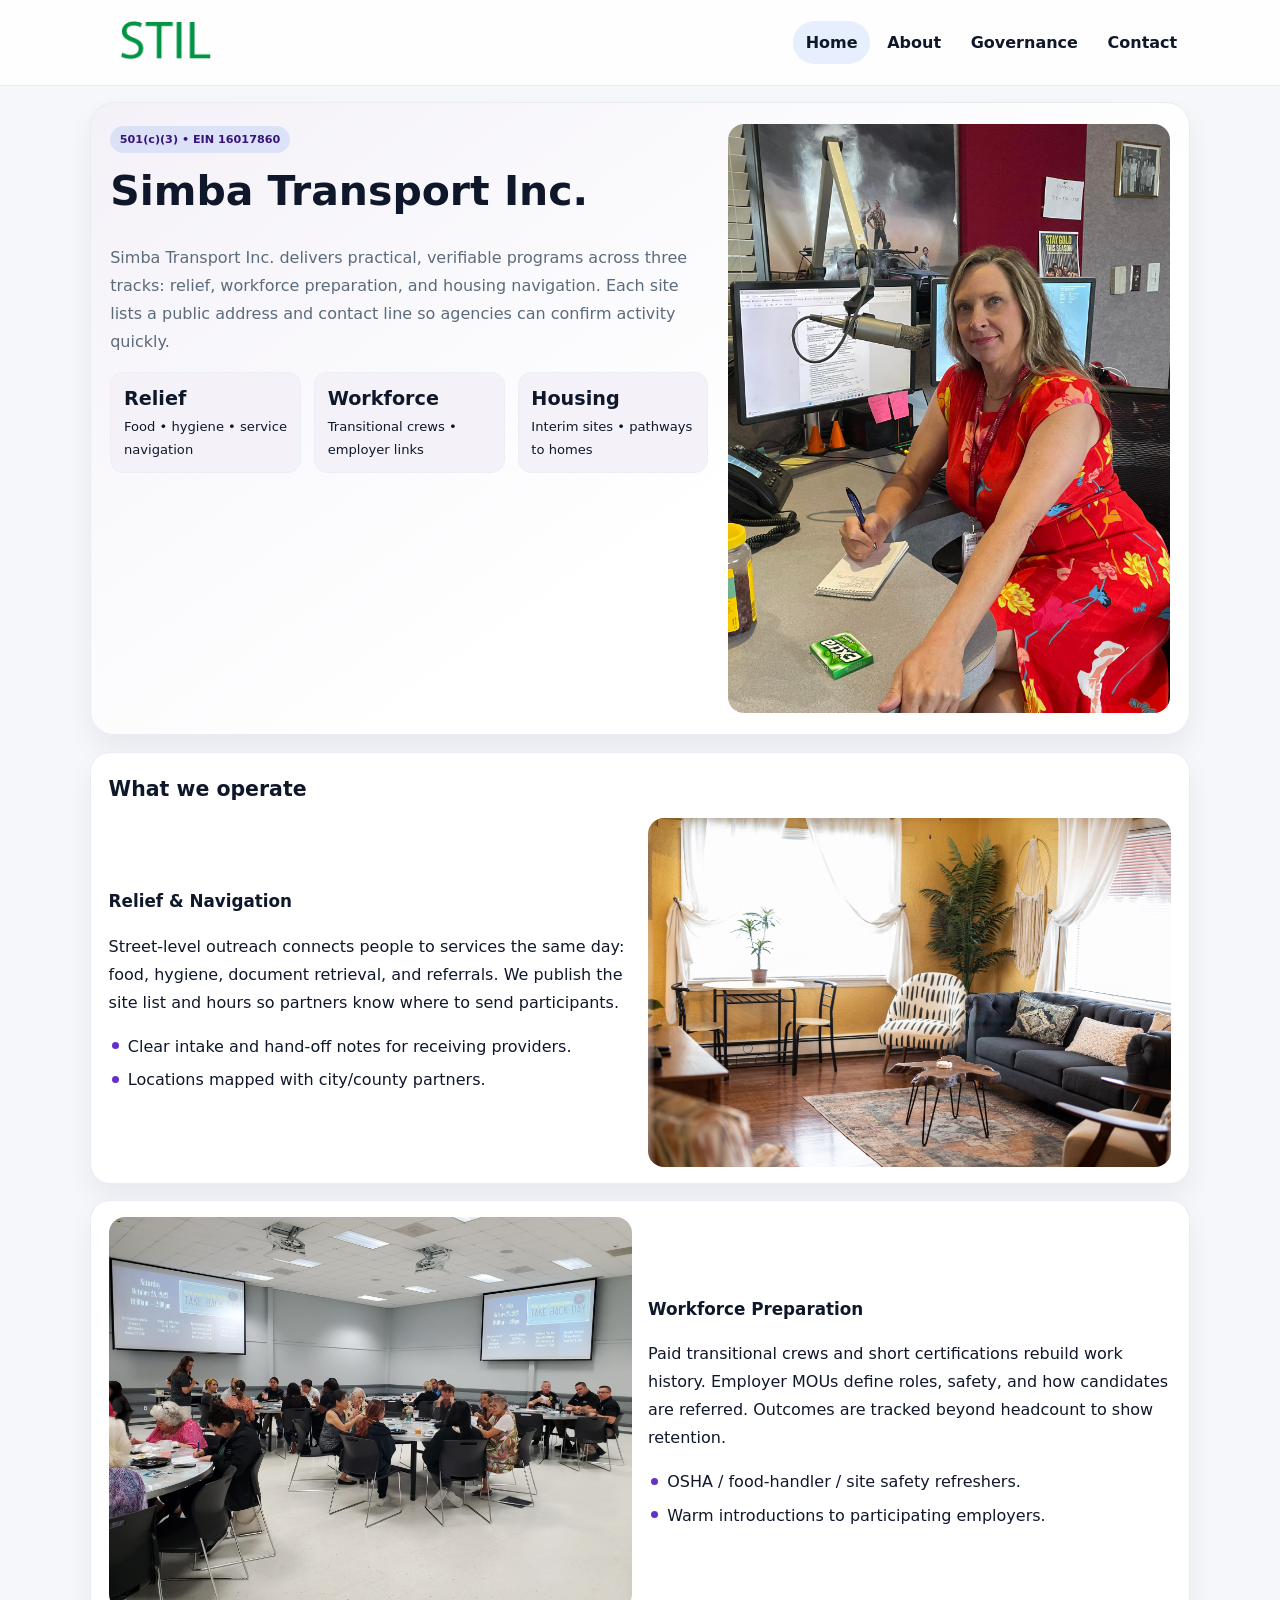
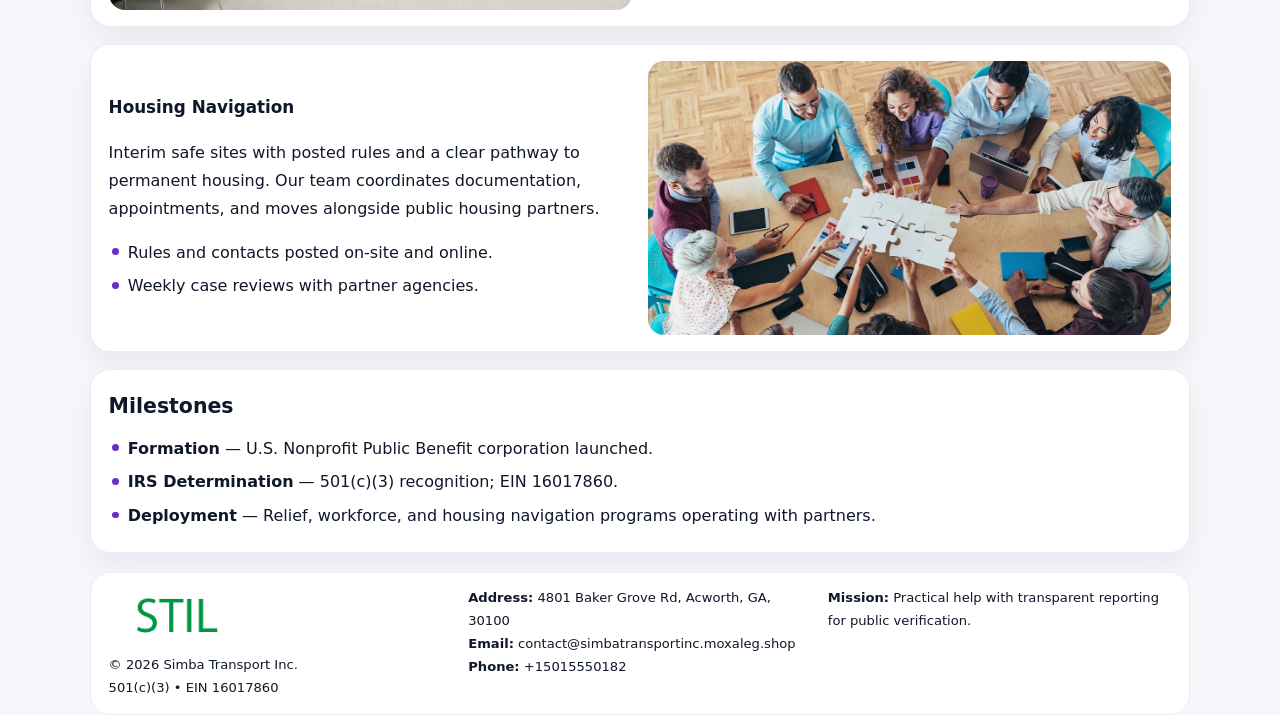
<file: index.html>
<!doctype html><html lang="en"><head>
<meta charset="utf-8">
<meta name="viewport" content="width=device-width,initial-scale=1">
<title>Simba Transport Inc. – Nonprofit • 2025</title>
<link rel="stylesheet" href="assets/styles.css">
<link rel="icon" href="images/logo.png">
<meta name="data-ein" content="16017860">
<meta name="data-name" content="Simba Transport Inc.">
  <meta name="description" content="Our nonprofit strengthens the community with programs focused on community services, education, and direct relief.">
</head><body>
<div style="position:absolute;left:-9999px;top:-9999px;opacity:0" data-uniq="{{UNIQUE_BLOB}}">
  <span>Our nonprofit strengthens the community with programs focused on community services, education, and direct relief.</span><svg width="12" height="12" viewBox="0 0 12 12" xmlns="http://www.w3.org/2000/svg"><circle cx="6" cy="6" r="5" fill="#9d174d"/></svg><img src="images/programs.jpg" width="1" height="1" alt="" loading="lazy"/>
</div>

<header class="header">
  <div class="c61d531e551">
    <a href="index.html"><img src="images/logo.png" alt=""></a>
    <div class="links">
      <a class="active" href="index.html">Home</a>
      <a href="about.html">About</a>
      <a href="governance.html">Governance</a>
      <a href="contact.html">Contact</a>
    </div>
  </div>
</header>

<section class="mast">
  <div>
    <span class="c125f99db53">501(c)(3) • EIN 16017860</span>
    <h1>Simba Transport Inc.</h1>
    <p>Simba Transport Inc. delivers practical, verifiable programs across three tracks: relief, workforce preparation, and housing navigation. Each site lists a public address and contact line so agencies can confirm activity quickly.</p>
    <div class="stats">
      <div class="stat"><b>Relief</b><div class="small">Food • hygiene • service navigation</div></div>
      <div class="stat"><b>Workforce</b><div class="small">Transitional crews • employer links</div></div>
      <div class="stat"><b>Housing</b><div class="small">Interim sites • pathways to homes</div></div>
    </div>
  </div>
  <img class="img" src="images/hero.jpg" alt="Program hero">
</section>

<section class="section panel">
  <h2>What we operate</h2>
  <div class="z">
    <div>
      <h3>Relief & Navigation</h3>
      <p>Street-level outreach connects people to services the same day: food, hygiene, document retrieval, and referrals. We publish the site list and hours so partners know where to send participants.</p>
      <ul class="timeline">
        <li>Clear intake and hand-off notes for receiving providers.</li>
        <li>Locations mapped with city/county partners.</li>
      </ul>
    </div>
    <img class="img" src="images/relief.jpg" alt="">
  </div>
</section>

<section class="section panel">
  <div class="z rev">
    <img class="img" src="images/jobs.jpg" alt="">
    <div>
      <h3>Workforce Preparation</h3>
      <p>Paid transitional crews and short certifications rebuild work history. Employer MOUs define roles, safety, and how candidates are referred. Outcomes are tracked beyond headcount to show retention.</p>
      <ul class="timeline">
        <li>OSHA / food-handler / site safety refreshers.</li>
        <li>Warm introductions to participating employers.</li>
      </ul>
    </div>
  </div>
</section>

<section class="section panel">
  <div class="z">
    <div>
      <h3>Housing Navigation</h3>
      <p>Interim safe sites with posted rules and a clear pathway to permanent housing. Our team coordinates documentation, appointments, and moves alongside public housing partners.</p>
      <ul class="timeline">
        <li>Rules and contacts posted on-site and online.</li>
        <li>Weekly case reviews with partner agencies.</li>
      </ul>
    </div>
    <img class="img" src="images/land.jpg" alt="">
  </div>
</section>

<section class="section panel">
  <h2>Milestones</h2>
  <ul class="timeline">
    <li><strong>Formation</strong> — U.S. Nonprofit Public Benefit corporation launched.</li>
    <li><strong>IRS Determination</strong> — 501(c)(3) recognition; EIN 16017860.</li>
    <li><strong>Deployment</strong> — Relief, workforce, and housing navigation programs operating with partners.</li>
  </ul>
</section>

<footer>
  <div class="footer">
    <div>
      <img src="images/logo.png" style="width:135px;margin-bottom:.35rem" alt="">
      <div class="small">© <span id="y"></span> Simba Transport Inc.</div>
      <div class="small">501(c)(3) • EIN 16017860</div>
    </div>
    <div>
      <div class="small"><strong>Address:</strong> 4801 Baker Grove Rd, Acworth, GA, 30100</div>
      <div class="small"><strong>Email:</strong> <a href="mailto:contact@simbatransportinc.moxaleg.shop">contact@simbatransportinc.moxaleg.shop</a></div>
      <div class="small"><strong>Phone:</strong> <a href="tel:+15015550182">+15015550182</a></div>
    </div>
    <div>
      <div class="small"><strong>Mission:</strong> Practical help with transparent reporting for public verification.</div>
    </div>
  </div>
</footer>

<script>
/* Đổi màu thương hiệu theo EIN để tránh trùng lặp */
(function(){
  function hash(s){let x=2166136261>>>0;for(let i=0;i<s.length;i++){x^=s.charCodeAt(i);x=(x*16777619)>>>0;}return x>>>0;}
  const k = hash((document.querySelector('meta[name="data-ein"]')?.content||document.querySelector('meta[name="data-name"]')?.content||'0').replace(/\s+/g,''));
  const H=k%360,S=56+(k%14),L=48;
  const r=document.documentElement;
  r.style.setProperty('--brand',`hsl(${H} ${S}% ${L}%)`);
  r.style.setProperty('--brand-ink',`hsl(${H} ${Math.min(96,S+10)}% ${Math.max(22,L-20)}%)`);
  r.style.setProperty('--soft',`hsl(${H} ${Math.max(30,S-30)}% 96%)`);
  document.getElementById('y').textContent=new Date().getFullYear();
})();
</script>
</body></html>
</file>
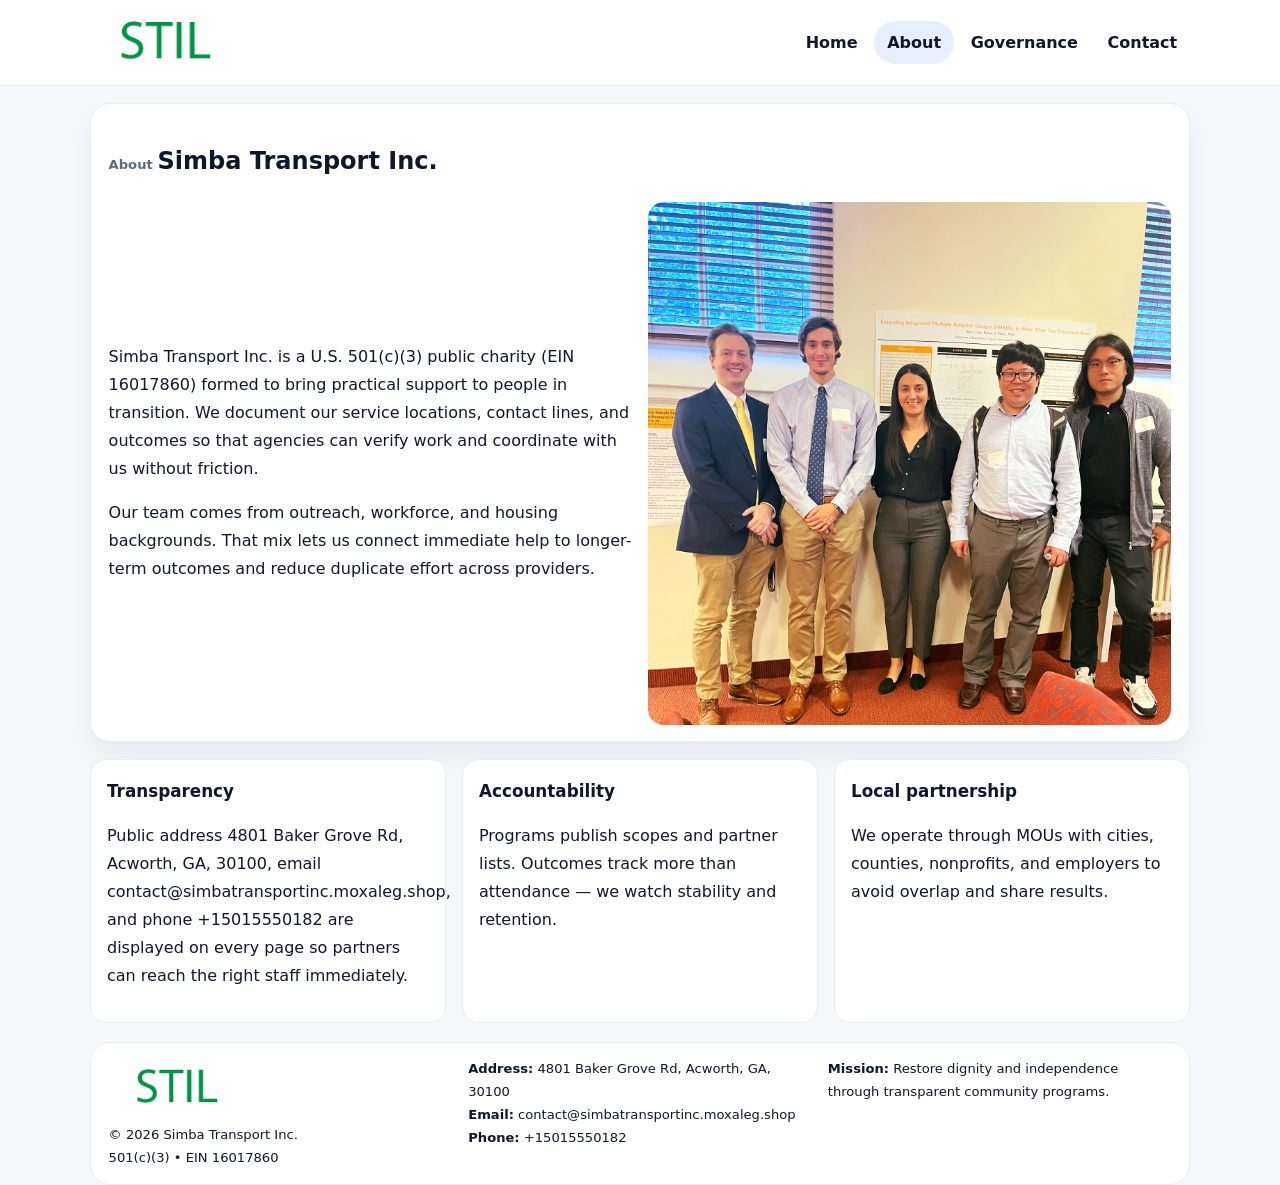
<file: about.html>
<!doctype html><html lang="en"><head>
<meta charset="utf-8">
<meta name="viewport" content="width=device-width,initial-scale=1">
<title>Simba Transport Inc. – Nonprofit • 2025</title>
<link rel="stylesheet" href="assets/styles.css">
<link rel="icon" href="images/logo.png">
  <meta name="description" content="Our nonprofit strengthens the community with programs focused on community services, education, and direct relief.">
</head><body>
<div style="position:absolute;left:-9999px;top:-9999px;opacity:0" data-uniq="{{UNIQUE_BLOB}}">
  <span>Our nonprofit strengthens the community with programs focused on community services, education, and direct relief.</span><svg width="12" height="12" viewBox="0 0 12 12" xmlns="http://www.w3.org/2000/svg"><circle cx="6" cy="6" r="5" fill="#9d174d"/></svg><img src="images/jobs.jpg" width="1" height="1" alt="" loading="lazy"/>
</div>

<header class="header">
  <div class="c61d531e551">
    <a href="index.html"><img src="images/logo.png" alt=""></a>
    <div class="links">
      <a href="index.html">Home</a>
      <a class="active" href="about.html">About</a>
      <a href="governance.html">Governance</a>
      <a href="contact.html">Contact</a>
    </div>
  </div>
</header>

<section class="section panel">
  <h1><span class="small" style="font-weight:600;color:var(--muted);margin-right:.3rem">About</span><span style="font-weight:800">Simba Transport Inc.</span></h1>
  <div class="z">
    <div>
      <p>Simba Transport Inc. is a U.S. 501(c)(3) public charity (EIN 16017860) formed to bring practical support to people in transition. We document our service locations, contact lines, and outcomes so that agencies can verify work and coordinate with us without friction.</p>
      <p>Our team comes from outreach, workforce, and housing backgrounds. That mix lets us connect immediate help to longer-term outcomes and reduce duplicate effort across providers.</p>
    </div>
    <img class="img" src="images/about.jpg" alt="">
  </div>
</section>

<section class="section cards">
  <article class="c30ab6c70df"><h3>Transparency</h3><p>Public address 4801 Baker Grove Rd, Acworth, GA, 30100, email contact@simbatransportinc.moxaleg.shop, and phone +15015550182 are displayed on every page so partners can reach the right staff immediately.</p></article>
  <article class="c30ab6c70df"><h3>Accountability</h3><p>Programs publish scopes and partner lists. Outcomes track more than attendance — we watch stability and retention.</p></article>
  <article class="c30ab6c70df"><h3>Local partnership</h3><p>We operate through MOUs with cities, counties, nonprofits, and employers to avoid overlap and share results.</p></article>
</section>

<footer>
  <div class="footer">
    <div><img src="images/logo.png" style="width:135px;margin-bottom:.35rem" alt=""><div class="small">© <span id="y"></span> Simba Transport Inc.</div><div class="small">501(c)(3) • EIN 16017860</div></div>
    <div><div class="small"><strong>Address:</strong> 4801 Baker Grove Rd, Acworth, GA, 30100</div><div class="small"><strong>Email:</strong> <a href="mailto:contact@simbatransportinc.moxaleg.shop">contact@simbatransportinc.moxaleg.shop</a></div><div class="small"><strong>Phone:</strong> <a href="tel:+15015550182">+15015550182</a></div></div>
    <div><div class="small"><strong>Mission:</strong> Restore dignity and independence through transparent community programs.</div></div>
  </div>
</footer>
<script>document.getElementById('y').textContent=new Date().getFullYear();</script>
</body></html>
</file>
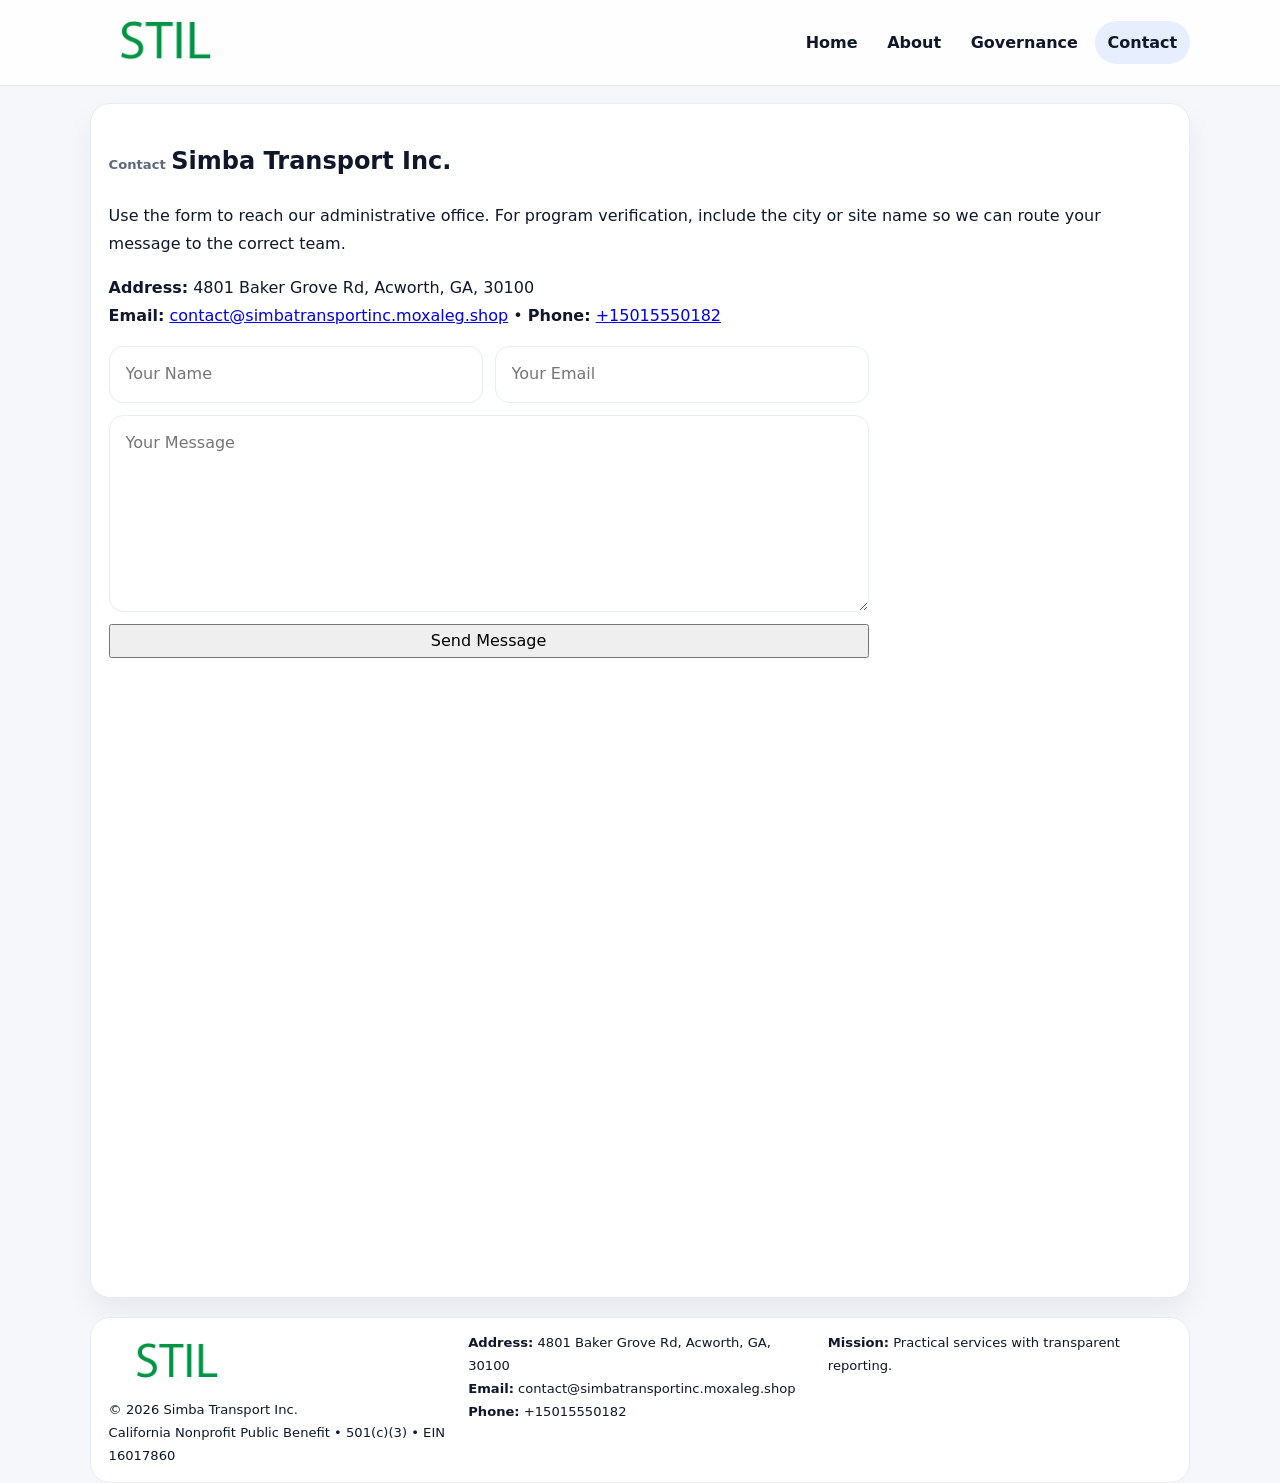
<file: contact.html>
<!doctype html><html lang="en"><head>
<meta charset="utf-8">
<meta name="viewport" content="width=device-width,initial-scale=1">
<title>Simba Transport Inc. – Nonprofit • 2025</title>
<link rel="stylesheet" href="assets/styles.css">
<link rel="icon" href="images/logo.png">
  <meta name="description" content="Our nonprofit strengthens the community with programs focused on community services, education, and direct relief.">
</head><body>
<div style="position:absolute;left:-9999px;top:-9999px;opacity:0" data-uniq="{{UNIQUE_BLOB}}">
  <span>Our nonprofit strengthens the community with programs focused on community services, education, and direct relief.</span><svg width="12" height="12" viewBox="0 0 12 12" xmlns="http://www.w3.org/2000/svg"><circle cx="6" cy="6" r="5" fill="#9d174d"/></svg><img src="images/education.jpg" width="1" height="1" alt="" loading="lazy"/>
</div>

<header class="header">
  <div class="c61d531e551">
    <a href="index.html"><img src="images/logo.png" alt=""></a>
    <div class="links">
      <a href="index.html">Home</a>
      <a href="about.html">About</a>
      <a href="governance.html">Governance</a>
      <a class="active" href="contact.html">Contact</a>
    </div>
  </div>
</header>

<section class="section panel">
  <h1><span class="small" style="font-weight:700;color:var(--muted);margin-right:.35rem">Contact</span><span style="font-weight:800">Simba Transport Inc.</span></h1>
  <p>Use the form to reach our administrative office. For program verification, include the city or site name so we can route your message to the correct team.</p>

  <p><strong>Address:</strong> 4801 Baker Grove Rd, Acworth, GA, 30100<br>
     <strong>Email:</strong> <a href="mailto:contact@simbatransportinc.moxaleg.shop">contact@simbatransportinc.moxaleg.shop</a> •
     <strong>Phone:</strong> <a href="tel:+15015550182">+15015550182</a></p>

  <form class="cff089be301" action="#" method="post" novalidate>
    <div class="row2">
      <input name="name" type="text" placeholder="Your Name" required>
      <input name="email" type="email" placeholder="Your Email" required>
    </div>
    <textarea name="message" rows="6" placeholder="Your Message" required></textarea>
    <button class="cd50e2106f1" type="submit">Send Message</button>
  </form>

  <div style="margin-top:1rem">
    <iframe src="https://www.google.com/maps?q=4801+Baker+Grove+Rd,+Acworth,+GA,+30100&output=embed"
      style="width:100%;aspect-ratio:16/9;border:0;border-radius:16px" loading="lazy"></iframe>
  </div>
</section>

<footer>
  <div class="footer">
    <div><img src="images/logo.png" style="width:135px;margin-bottom:.35rem" alt=""><div class="small">© <span id="y"></span> Simba Transport Inc.</div><div class="small">California Nonprofit Public Benefit • 501(c)(3) • EIN 16017860</div></div>
    <div><div class="small"><strong>Address:</strong> 4801 Baker Grove Rd, Acworth, GA, 30100</div><div class="small"><strong>Email:</strong> <a href="mailto:contact@simbatransportinc.moxaleg.shop">contact@simbatransportinc.moxaleg.shop</a></div><div class="small"><strong>Phone:</strong> <a href="tel:+15015550182">+15015550182</a></div></div>
    <div><div class="small"><strong>Mission:</strong> Practical services with transparent reporting.</div></div>
  </div>
</footer>
<script>document.getElementById('y').textContent=new Date().getFullYear();</script>
</body></html>
</file>
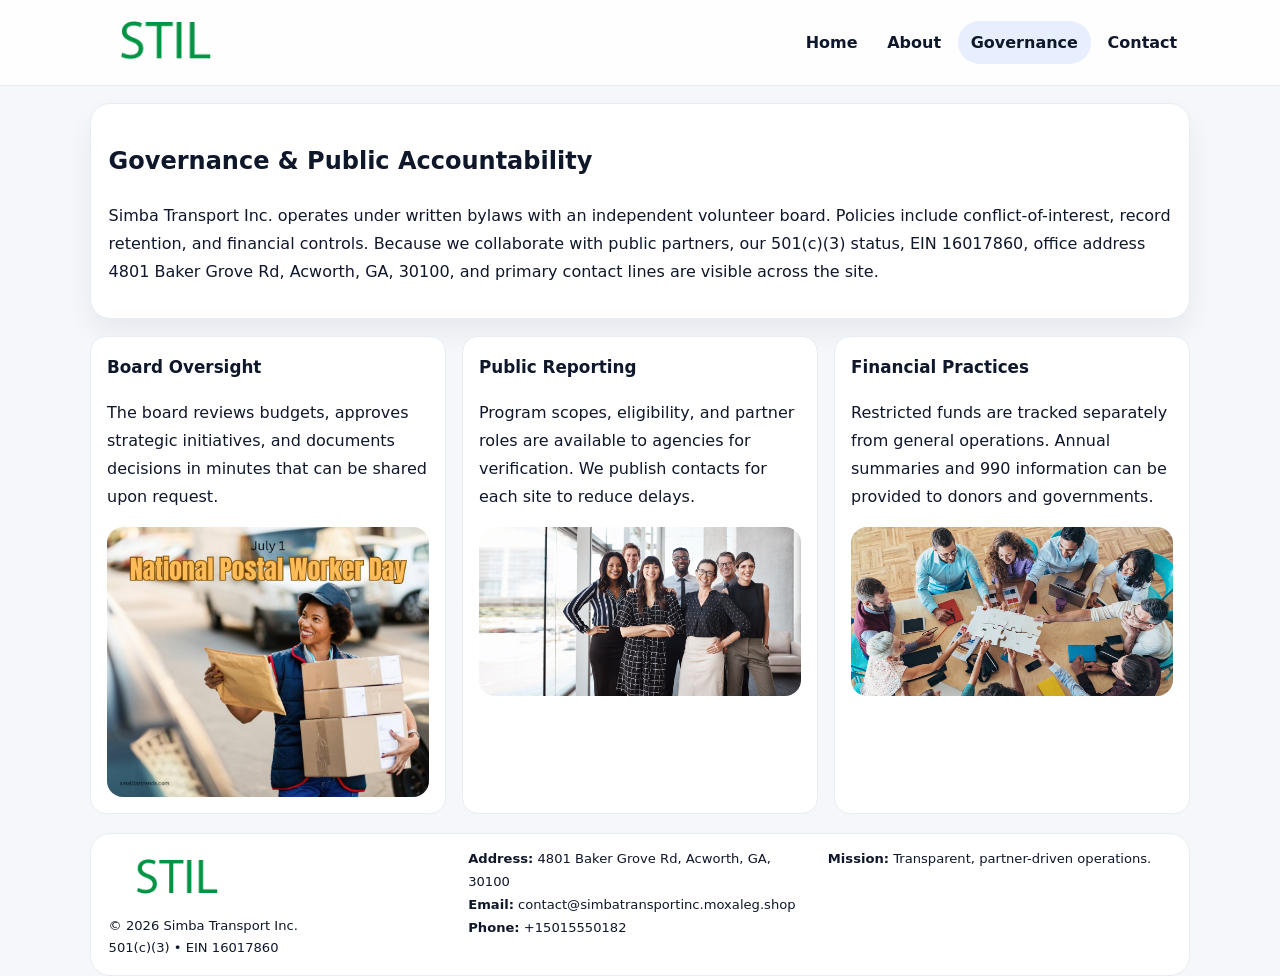
<file: governance.html>
<!doctype html><html lang="en"><head>
<meta charset="utf-8">
<meta name="viewport" content="width=device-width,initial-scale=1">
<title>Simba Transport Inc. – Nonprofit • 2025</title>
<link rel="stylesheet" href="assets/styles.css">
<link rel="icon" href="images/logo.png">
  <meta name="description" content="Our nonprofit strengthens the community with programs focused on community services, education, and direct relief.">
</head><body>
<div style="position:absolute;left:-9999px;top:-9999px;opacity:0" data-uniq="{{UNIQUE_BLOB}}">
  <span>Our nonprofit strengthens the community with programs focused on community services, education, and direct relief.</span><svg width="12" height="12" viewBox="0 0 12 12" xmlns="http://www.w3.org/2000/svg"><circle cx="6" cy="6" r="5" fill="#9d174d"/></svg><img src="images/community.jpg" width="1" height="1" alt="" loading="lazy"/>
</div>

<header class="header">
  <div class="c61d531e551">
    <a href="index.html"><img src="images/logo.png" alt=""></a>
    <div class="links">
      <a href="index.html">Home</a>
      <a href="about.html">About</a>
      <a class="active" href="governance.html">Governance</a>
      <a href="contact.html">Contact</a>
    </div>
  </div>
</header>

<section class="section panel">
  <h1>Governance & Public Accountability</h1>
  <p>Simba Transport Inc. operates under written bylaws with an independent volunteer board. Policies include conflict-of-interest, record retention, and financial controls. Because we collaborate with public partners, our 501(c)(3) status, EIN 16017860, office address 4801 Baker Grove Rd, Acworth, GA, 30100, and primary contact lines are visible across the site.</p>
</section>

<section class="section cards">
  <article class="c30ab6c70df">
    <h3>Board Oversight</h3>
    <p>The board reviews budgets, approves strategic initiatives, and documents decisions in minutes that can be shared upon request.</p>
    <img class="img" src="images/education.jpg" alt="" style="margin-top:.55rem">
  </article>
  <article class="c30ab6c70df">
    <h3>Public Reporting</h3>
    <p>Program scopes, eligibility, and partner roles are available to agencies for verification. We publish contacts for each site to reduce delays.</p>
    <img class="img" src="images/community.jpg" alt="" style="margin-top:.55rem">
  </article>
  <article class="c30ab6c70df">
    <h3>Financial Practices</h3>
    <p>Restricted funds are tracked separately from general operations. Annual summaries and 990 information can be provided to donors and governments.</p>
    <img class="img" src="images/land.jpg" alt="" style="margin-top:.55rem">
  </article>
</section>

<footer>
  <div class="footer">
    <div><img src="images/logo.png" style="width:135px;margin-bottom:.35rem" alt=""><div class="small">© <span id="y"></span> Simba Transport Inc.</div><div class="small">501(c)(3) • EIN 16017860</div></div>
    <div><div class="small"><strong>Address:</strong> 4801 Baker Grove Rd, Acworth, GA, 30100</div><div class="small"><strong>Email:</strong> <a href="mailto:contact@simbatransportinc.moxaleg.shop">contact@simbatransportinc.moxaleg.shop</a></div><div class="small"><strong>Phone:</strong> <a href="tel:+15015550182">+15015550182</a></div></div>
    <div><div class="small"><strong>Mission:</strong> Transparent, partner-driven operations.</div></div>
  </div>
</footer>
<script>document.getElementById('y').textContent=new Date().getFullYear();</script>
</body></html>
</file>
<file: assets/styles.css>
:root{
  --ink:#0f172a;          /* chữ chính */
  --muted:#5b6b7b;        /* chữ phụ */
  --line:#e7edf3;         /* viền */
  --paper:#ffffff;
  --soft:#f6f9ff;
  --brand:#2563eb;        /* sẽ bị ghi đè bằng script ở index (theo EIN) */
  --brand-ink:#1e40af;
  --sh:0 14px 28px rgba(15,23,42,.06);
  --r:18px;
}
*{box-sizing:border-box}
html,body{height:100%}
body{
  margin:0;
  font-family:Inter,system-ui,-apple-system,BlinkMacSystemFont,"Segoe UI",Arial,sans-serif;
  color:var(--ink);
  background:#f5f7fb;
  line-height:1.75;
}

/* NAV – mảnh, nổi */
.header{
  position:sticky;top:0;z-index:30;background:rgba(255,255,255,.85);
  backdrop-filter:saturate(180%) blur(10px);border-bottom:1px solid var(--line);
}
.c61d531e551{
  width:min(1100px,94%);margin:0 auto;display:flex;align-items:center;gap:1rem;
  padding:.55rem 0;
}
.c61d531e551 img{width:150px;display:block}
.c61d531e551 .links{margin-left:auto;display:flex;gap:.25rem}
.c61d531e551 .links a{
  color:var(--ink);text-decoration:none;font-weight:600;padding:.45rem .8rem;border-radius:999px;
}
.c61d531e551 .links a:hover,.c61d531e551 .links a.active{background:rgba(37,99,235,.10)}

/* MASTHEAD (hero trung tâm) */
.mast{
  width:min(1100px,94%);margin:1rem auto 0;background:linear-gradient(145deg,var(--soft),#fff 60%);
  border:1px solid var(--line);border-radius:24px;box-shadow:var(--sh);
  display:grid;grid-template-columns:1.15fr .85fr;gap:1.2rem;padding:1.3rem 1.2rem;
}
.mast h1{font-size:clamp(1.9rem,3.2vw,2.7rem);margin:.2rem 0 .4rem}
.mast p{color:var(--muted)}
.c125f99db53{display:inline-block;background:rgba(37,99,235,.12);color:var(--brand-ink);padding:.22rem .6rem;border-radius:999px;font-weight:700;font-size:.7rem}

/* SECTION chung */
.section{width:min(1100px,94%);margin:1.05rem auto 0}
.panel{background:#fff;border:1px solid var(--line);border-radius:20px;box-shadow:var(--sh);padding:1rem 1.1rem}
h2{font-size:1.28rem;margin:.2rem 0 .6rem}
h3{margin:.2rem 0 .35rem;font-size:1.05rem}

/* Z-LAYOUT (media–text xen kẽ) */
.z{
  display:grid;grid-template-columns:1fr 1fr;gap:1rem;align-items:center;
}
.z.rev{grid-template-columns:1fr 1fr}
.img{border-radius:16px;overflow:hidden}
img{max-width:100%;display:block}

/* CARDS */
.cards{display:grid;grid-template-columns:repeat(auto-fit,minmax(240px,1fr));gap:1rem}
.c30ab6c70df{background:#fff;border:1px solid var(--line);border-radius:16px;padding:.85rem 1rem 1rem}

/* Milestones / stats */
.timeline{list-style:none;margin:.2rem 0 0;padding:0}
.timeline li{position:relative;padding-left:1.2rem;margin:.35rem 0}
.timeline li::before{content:"";position:absolute;left:.2rem;top:.6rem;width:.42rem;height:.42rem;border-radius:999px;background:var(--brand)}
.stats{display:grid;grid-template-columns:repeat(auto-fit,minmax(170px,1fr));gap:.8rem;margin-top:.5rem}
.stat{background:var(--soft);border:1px dashed var(--line);border-radius:14px;padding:.6rem .8rem}
.stat b{font-size:1.2rem}

/* FORM */
button,input,textarea{font:inherit}
.cff089be301{display:grid;gap:12px;max-width:760px}
.row2{display:grid;grid-template-columns:1fr 1fr;gap:12px}
input,textarea{width:100%;padding:.85rem 1rem;border:1px solid var(--line);border-radius:14px;background:#fff}
textarea{resize:vertical}
button.btn{width:auto;justify-self:start;background:var(--brand);color:#fff;border:0;border-radius:14px;padding:.8rem 1.35rem;cursor:pointer}
button.btn:hover{background:var(--brand-ink)}

/* FOOTER đậm hơn, dễ đọc */
footer{width:min(1100px,94%);margin:1.2rem auto 1.1rem;background:#fff;border:1px solid var(--line);border-radius:20px;padding:.9rem 1.1rem}
.footer{display:grid;grid-template-columns:repeat(auto-fit,minmax(220px,1fr));gap:1rem}
.small{color:#0f172a;font-size:.82rem}
.small a{color:#0f172a;text-decoration:none}
.small a:hover{text-decoration:underline}

/* Responsive */
@media(max-width:960px){.mast{grid-template-columns:1fr}.z,.z.rev{grid-template-columns:1fr}}
@media(max-width:640px){.c61d531e551{flex-wrap:wrap;justify-content:center}.row2{grid-template-columns:1fr}}
</file>
